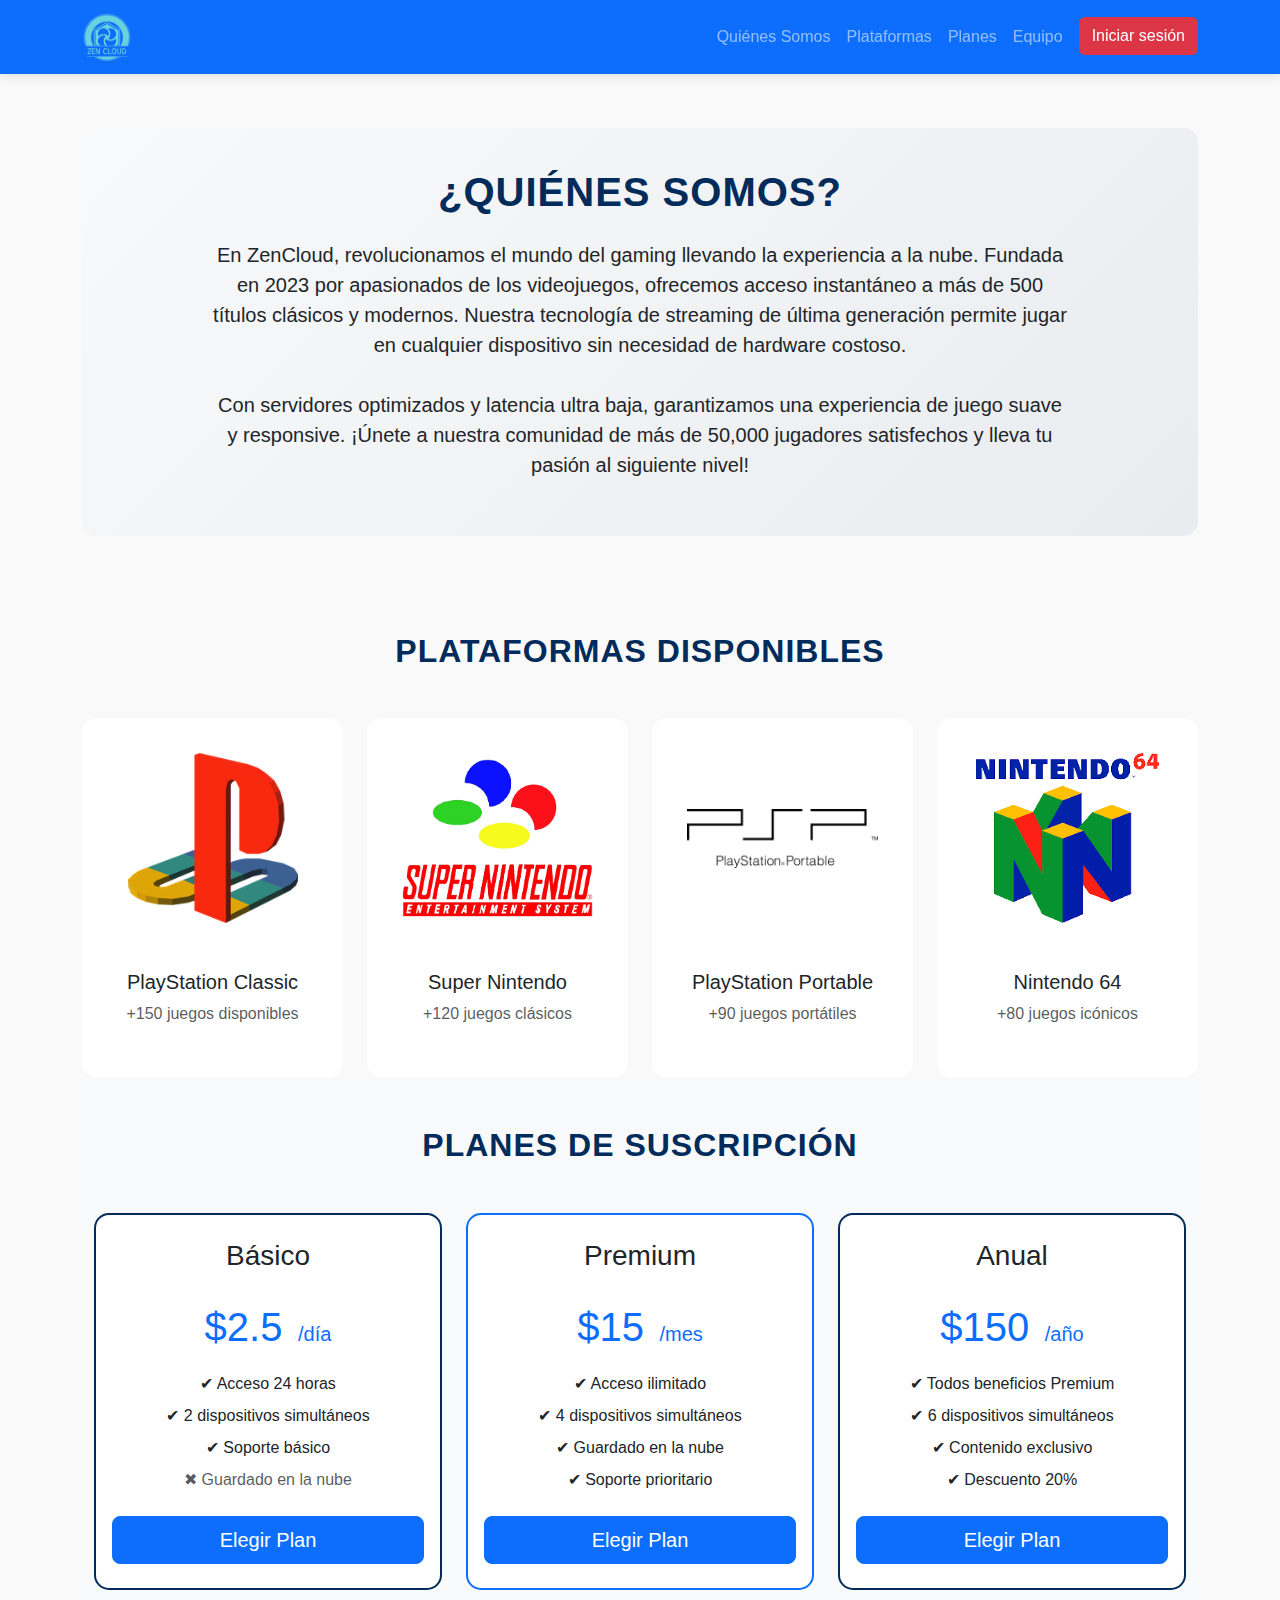
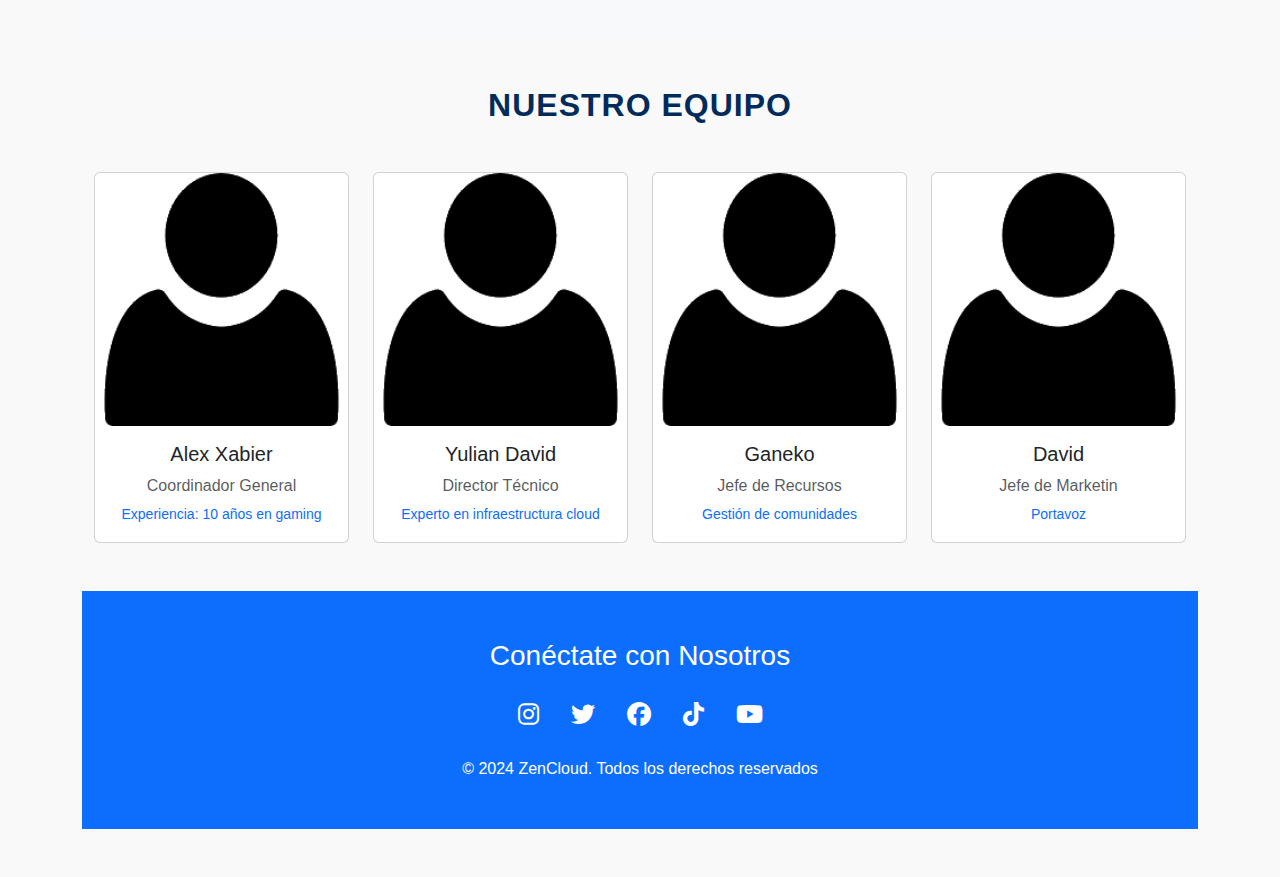
<file: index.html>
<!DOCTYPE html>
<html lang="es">
<head>
    <meta charset="UTF-8">
    <meta name="viewport" content="width=device-width, initial-scale=1.0">
    <title>ZenCloud - Plataforma de Cloud Gaming</title>
    <link href="https://cdn.jsdelivr.net/npm/bootstrap@5.3.0/dist/css/bootstrap.min.css" rel="stylesheet">
    <link rel="stylesheet" href="https://cdnjs.cloudflare.com/ajax/libs/font-awesome/6.4.0/css/all.min.css">
    <link rel="shortcut icon" type="image/x-icon" href="images/zencloud-logo.png">
    <style>
        :root {
            --primary-color: #002b5b;
            --secondary-color: #ff6600;
            --text-color: #333;
            --bg-color: #f9f9f9;
        }

        body {
            font-family: 'Nunito', sans-serif;
            background-color: var(--bg-color);
            padding-top: 80px;
        }

        .navbar {
            box-shadow: 0 2px 10px rgba(0,0,0,0.1);
        }

        .section-header {
            color: var(--primary-color);
            margin-bottom: 2rem;
            font-weight: 700;
            text-transform: uppercase;
            letter-spacing: 1px;
        }

        .emulator-card {
            transition: transform 0.3s ease;
            border: none;
            border-radius: 15px;
            overflow: hidden;
            background: #ffffff;
            padding: 20px;
        }
		.emulator-card img {
			width: 100%;
			height: 200px;
			object-fit: contain;
			padding: 15px;
		}

		.emulator-card .card-body {
			display: flex;
			flex-direction: column;
			align-items: center;
			justify-content: center;
			min-height: 120px;
		}

        .emulator-card:hover {
            transform: translateY(-10px);
            box-shadow: 0 10px 20px rgba(0,0,0,0.1);
        }

        .price-card {
            border: 2px solid var(--primary-color);
            border-radius: 15px;
            transition: all 0.3s ease;
        }

        .price-card:hover {
            transform: translateY(-10px);
            border-color: var(--secondary-color);
        }

        .about-section {
            background: linear-gradient(135deg, #f8f9fa 0%, #e9ecef 100%);
            border-radius: 15px;
            padding: 40px;
        }
    </style>
</head>
<body>
    <!-- Navbar -->
    <nav class="navbar navbar-expand-lg navbar-dark bg-primary fixed-top">
        <div class="container">
            <a class="navbar-brand" href="#">
                <img src="images/zencloud-logo.png" alt="Logo" width="50">
            </a>
            <button class="navbar-toggler" type="button" data-bs-toggle="collapse" data-bs-target="#navbarNav">
                <span class="navbar-toggler-icon"></span>
            </button>
            <div class="collapse navbar-collapse" id="navbarNav">
                <ul class="navbar-nav ms-auto">
                    <li class="nav-item"><a class="nav-link" href="#quienes-somos">Quiénes Somos</a></li>
                    <li class="nav-item"><a class="nav-link" href="#plataformas">Plataformas</a></li>
                    <li class="nav-item"><a class="nav-link" href="#precios">Planes</a></li>
                    <li class="nav-item"><a class="nav-link" href="#equipo">Equipo</a></li>
                    <li class="nav-item"><a class="btn btn-danger ms-2" href="login.html">Iniciar sesión</a></li>
                </ul>
            </div>
        </div>
    </nav>

    <!-- Sección Quiénes Somos -->
    <section id="quienes-somos" class="container py-5">
        <div class="about-section">
            <div class="row justify-content-center">
                <div class="col-lg-10 text-center">
                    <h1 class="section-header mb-4">¿Quiénes Somos?</h1>
                    <p class="lead fs-5">
                        En ZenCloud, revolucionamos el mundo del gaming llevando la experiencia a la nube. 
                        Fundada en 2023 por apasionados de los videojuegos, ofrecemos acceso instantáneo a 
                        más de 500 títulos clásicos y modernos. Nuestra tecnología de streaming de última 
                        generación permite jugar en cualquier dispositivo sin necesidad de hardware costoso.
                        <br><br>
                        Con servidores optimizados y latencia ultra baja, garantizamos una experiencia de 
                        juego suave y responsive. ¡Únete a nuestra comunidad de más de 50,000 jugadores 
                        satisfechos y lleva tu pasión al siguiente nivel!
                    </p>
                </div>
            </div>
        </div>
    </section>

    <!-- Sección Plataformas Disponibles -->
   <section id="plataformas" class="container py-5">
    <h2 class="section-header text-center mb-5">Plataformas Disponibles</h2>
    <div class="row g-4 justify-content-center">
        <!-- PlayStation Classic -->
        <div class="col-md-3 col-sm-6 d-flex">
            <div class="card emulator-card w-100">
                <img src="images/Playstation.png" class="align-self-center" alt="PlayStation">
                <div class="card-body">
                    <h5 class="card-title text-center">PlayStation Classic</h5>
                    <p class="text-muted text-center mb-0">+150 juegos disponibles</p>
                </div>
            </div>
        </div>

        <!-- Super Nintendo -->
        <div class="col-md-3 col-sm-6 d-flex">
            <div class="card emulator-card w-100">
                <img src="images/supernitendo-removebg-preview.png" class="align-self-center" alt="Super Nintendo">
                <div class="card-body">
                    <h5 class="card-title text-center">Super Nintendo</h5>
                    <p class="text-muted text-center mb-0">+120 juegos clásicos</p>
                </div>
            </div>
        </div>

        <!-- PlayStation Portable -->
        <div class="col-md-3 col-sm-6 d-flex">
            <div class="card emulator-card w-100">
                <img src="images/psp.png" class="align-self-center" alt="PSP">
                <div class="card-body">
                    <h5 class="card-title text-center">PlayStation Portable</h5>
                    <p class="text-muted text-center mb-0">+90 juegos portátiles</p>
                </div>
            </div>
        </div>

        <!-- Nintendo 64 -->
        <div class="col-md-3 col-sm-6 d-flex">
            <div class="card emulator-card w-100">
                <img src="images/Nintendo64.png" class="align-self-center" alt="Nintendo 64">
                <div class="card-body">
                    <h5 class="card-title text-center">Nintendo 64</h5>
                    <p class="text-muted text-center mb-0">+80 juegos icónicos</p>
                </div>
            </div>
        </div>
    </div>
    <!-- Planes de Precios -->
    <section id="precios" class="container py-5 bg-light">
        <h2 class="section-header text-center mb-5">Planes de Suscripción</h2>
        <div class="row g-4 justify-content-center">
            <div class="col-lg-4 col-md-6">
                <div class="card price-card h-100">
                    <div class="card-body text-center py-4">
                        <h3 class="card-title mb-3">Básico</h3>
                        <div class="display-4 mb-3 text-primary">
                            <span class="fs-1">$2.5</span>
                            <span class="fs-5">/día</span>
                        </div>
                        <ul class="list-unstyled mb-4">
                            <li class="mb-2">✔ Acceso 24 horas</li>
                            <li class="mb-2">✔ 2 dispositivos simultáneos</li>
                            <li class="mb-2">✔ Soporte básico</li>
                            <li class="text-muted">✖ Guardado en la nube</li>
                        </ul>
					<button class="btn btn-primary btn-lg w-100" onclick="window.location.href='login.html'">Elegir Plan</button>                    </div>
                </div>
            </div>

            <div class="col-lg-4 col-md-6">
                <div class="card price-card h-100 border-primary">
                    <div class="card-body text-center py-4">
                        <h3 class="card-title mb-3">Premium</h3>
                        <div class="display-4 mb-3 text-primary">
                            <span class="fs-1">$15</span>
                            <span class="fs-5">/mes</span>
                        </div>
                        <ul class="list-unstyled mb-4">
                            <li class="mb-2">✔ Acceso ilimitado</li>
                            <li class="mb-2">✔ 4 dispositivos simultáneos</li>
                            <li class="mb-2">✔ Guardado en la nube</li>
                            <li class="mb-2">✔ Soporte prioritario</li>
                        </ul>
					<button class="btn btn-primary btn-lg w-100" onclick="window.location.href='login.html'">Elegir Plan</button>                    </div>
                </div>
            </div>

            <div class="col-lg-4 col-md-6">
                <div class="card price-card h-100">
                    <div class="card-body text-center py-4">
                        <h3 class="card-title mb-3">Anual</h3>
                        <div class="display-4 mb-3 text-primary">
                            <span class="fs-1">$150</span>
                            <span class="fs-5">/año</span>
                        </div>
                        <ul class="list-unstyled mb-4">
                            <li class="mb-2">✔ Todos beneficios Premium</li>
                            <li class="mb-2">✔ 6 dispositivos simultáneos</li>
                            <li class="mb-2">✔ Contenido exclusivo</li>
                            <li class="mb-2">✔ Descuento 20%</li>
                        </ul>
					<button class="btn btn-primary btn-lg w-100" onclick="window.location.href='login.html'">Elegir Plan</button>                    </div>
                </div>
            </div>
        </div>
    </section>

    <!-- Equipo -->
    <section id="equipo" class="container py-5">
        <h2 class="section-header text-center mb-5">Nuestro Equipo</h2>
        <div class="row g-4 justify-content-center">
            <div class="col-md-3 col-sm-6">
                <div class="card team-card">
                    <img src="images/persona.png" class="card-img-top" alt="Alex Xabier">
                    <div class="card-body text-center">
                        <h5 class="card-title">Alex Xabier</h5>
                        <p class="text-muted mb-1">Coordinador General</p>
                        <small class="text-primary">Experiencia: 10 años en gaming</small>
                    </div>
                </div>
            </div>

            <div class="col-md-3 col-sm-6">
                <div class="card team-card">
                    <img src="images/persona.png" class="card-img-top" alt="Yulian David">
                    <div class="card-body text-center">
                        <h5 class="card-title">Yulian David</h5>
                        <p class="text-muted mb-1">Director Técnico</p>
                        <small class="text-primary">Experto en infraestructura cloud</small>
                    </div>
                </div>
            </div>

            <div class="col-md-3 col-sm-6">
                <div class="card team-card">
                    <img src="images/persona.png" class="card-img-top" alt="Ganeko">
                    <div class="card-body text-center">
                        <h5 class="card-title">Ganeko</h5>
                        <p class="text-muted mb-1">Jefe de Recursos</p>
                        <small class="text-primary">Gestión de comunidades</small>
                    </div>
                </div>
            </div>
            <div class="col-md-3 col-sm-6">
                <div class="card team-card">
                    <img src="images/persona.png" class="card-img-top" alt="David">
                    <div class="card-body text-center">
                        <h5 class="card-title">David</h5>
                        <p class="text-muted mb-1">Jefe de Marketin</p>
                        <small class="text-primary">Portavoz</small>
                    </div>
                </div>
            </div>
        </div>
    </section>

    <!-- Footer -->
    <footer class="bg-primary text-white py-5">
        <div class="container text-center">
            <h3 class="mb-4">Conéctate con Nosotros</h3>
            <div class="d-flex justify-content-center gap-3 mb-4 flex-wrap">
                <a href="#" class="text-white fs-4"><i class="fab fa-instagram mx-2"></i></a>
                <a href="#" class="text-white fs-4"><i class="fab fa-twitter mx-2"></i></a>
                <a href="#" class="text-white fs-4"><i class="fab fa-facebook mx-2"></i></a>
                <a href="#" class="text-white fs-4"><i class="fab fa-tiktok mx-2"></i></a>
                <a href="#" class="text-white fs-4"><i class="fab fa-youtube mx-2"></i></a>
            </div>
            <p class="mb-0">&copy; 2024 ZenCloud. Todos los derechos reservados</p>
        </div>
    </footer>

    <script src="https://cdn.jsdelivr.net/npm/bootstrap@5.3.0/dist/js/bootstrap.bundle.min.js"></script>
</body>
</html>
</file>
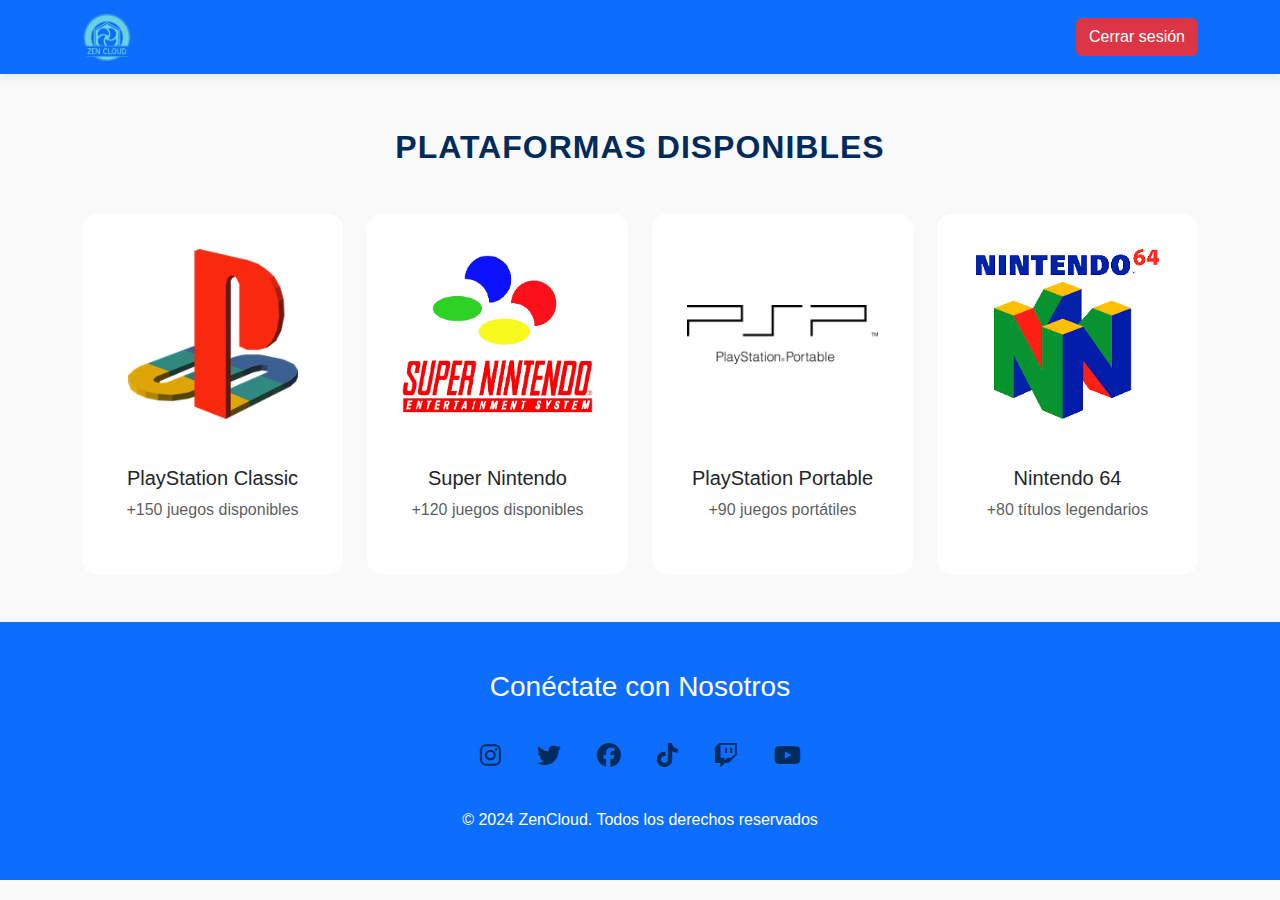
<file: index-user.html>
<!DOCTYPE html>
<html lang="es">
<head>
    <meta charset="UTF-8">
    <meta name="viewport" content="width=device-width, initial-scale=1.0">
    <title>ZenCloud - Plataforma de Cloud Gaming</title>
    <link href="https://cdn.jsdelivr.net/npm/bootstrap@5.3.0/dist/css/bootstrap.min.css" rel="stylesheet">
    <link rel="stylesheet" href="https://cdnjs.cloudflare.com/ajax/libs/font-awesome/6.4.0/css/all.min.css">
    <style>
        .emulator-card img {
            width: 100%;
            height: 200px;
            object-fit: contain;
            padding: 15px;
        }

        .emulator-card .card-body {
            display: flex;
            flex-direction: column;
            align-items: center;
            justify-content: center;
            min-height: 120px;
        }
        
        /* Mantener estilos originales */
        :root {
            --primary-color: #002b5b;
            --secondary-color: #ff6600;
            --text-color: #333;
            --bg-color: #f9f9f9;
        }

        body {
            font-family: 'Nunito', sans-serif;
            background-color: var(--bg-color);
            padding-top: 80px;
        }

        .navbar {
            box-shadow: 0 2px 10px rgba(0,0,0,0.1);
        }

        .section-header {
            color: var(--primary-color);
            margin-bottom: 2rem;
            font-weight: 700;
            text-transform: uppercase;
            letter-spacing: 1px;
        }

        .emulator-card {
            transition: transform 0.3s ease;
            border: none;
            border-radius: 15px;
            overflow: hidden;
            background: #ffffff;
            padding: 20px;
            height: 100%;
        }

        .emulator-card:hover {
            transform: translateY(-10px);
            box-shadow: 0 10px 20px rgba(0,0,0,0.1);
        }

        .team-card {
            border: none;
            border-radius: 15px;
            box-shadow: 0 5px 15px rgba(0,0,0,0.1);
            overflow: hidden;
        }

        .social-icon {
            font-size: 1.5rem;
            color: var(--primary-color);
            transition: all 0.3s ease;
            padding: 10px;
        }

        .social-icon:hover {
            color: var(--secondary-color);
            transform: scale(1.2);
        }

        .map-container {
            border-radius: 15px;
            overflow: hidden;
            box-shadow: 0 5px 15px rgba(0,0,0,0.1);
        }

        .price-card {
            border: 2px solid var(--primary-color);
            border-radius: 15px;
            transition: all 0.3s ease;
        }

        .price-card:hover {
            transform: translateY(-10px);
            border-color: var(--secondary-color);
        }

        .about-section {
            background: linear-gradient(135deg, #f8f9fa 0%, #e9ecef 100%);
            border-radius: 15px;
            padding: 40px;
        }
    </style>
</head>
<body>
    <nav class="navbar navbar-expand-lg navbar-dark bg-primary fixed-top">
        <div class="container">
            <a class="navbar-brand" href="#">
                <img src="images/zencloud-logo.png" alt="Logo" width="50">
            </a>
            <button class="navbar-toggler" type="button" data-bs-toggle="collapse" data-bs-target="#navbarNav">
                <span class="navbar-toggler-icon"></span>
            </button>
            <div class="collapse navbar-collapse" id="navbarNav">
                <ul class="navbar-nav ms-auto">
                    <li class="nav-item"><a class="btn btn-danger ms-2" href="index.html">Cerrar sesión</a></li>
                </ul>
            </div>
        </div>
    </nav>
  <section id="plataformas" class="container py-5">
    <h2 class="section-header text-center mb-5">Plataformas Disponibles</h2>
    <div class="row g-4 justify-content-center">
        <!-- PlayStation Classic -->
        <div class="col-md-3 col-sm-6 d-flex">
            <a href="http://192.168.1.100:8080/psx" 
               class="card emulator-card text-decoration-none text-dark w-100"
               target="_blank">
                <img src="images/Playstation.png" class="card-img-top align-self-center" alt="PlayStation">
                <div class="card-body text-center">
                    <h5 class="card-title">PlayStation Classic</h5>
                    <p class="text-muted mb-0">+150 juegos disponibles</p>
                </div>
            </a>
        </div>

        <!-- Super Nintendo -->
        <div class="col-md-3 col-sm-6 d-flex">
            <a href="http://192.168.1.100:8080/snes" 
               class="card emulator-card text-decoration-none text-dark w-100"
               target="_blank">
                <img src="images/supernitendo-removebg-preview.png" class="card-img-top align-self-center" alt="Super Nintendo">
                <div class="card-body text-center">
                    <h5 class="card-title">Super Nintendo</h5>
                    <p class="text-muted mb-0">+120 juegos disponibles</p>
                </div>
            </a>
        </div>

        <!-- PlayStation Portable -->
        <div class="col-md-3 col-sm-6 d-flex">
            <a href="http://188.26.202.110:8000/" 
               class="card emulator-card text-decoration-none text-dark w-100"
               target="_blank">
                <img src="images/psp.png" class="card-img-top align-self-center" alt="PSP">
                <div class="card-body text-center">
                    <h5 class="card-title">PlayStation Portable</h5>
                    <p class="text-muted mb-0">+90 juegos portátiles</p>
                </div>
            </a>
        </div>

        <!-- Nintendo 64 -->
        <div class="col-md-3 col-sm-6 d-flex">
            <a href="http://192.168.1.100:8080/n64" 
               class="card emulator-card text-decoration-none text-dark w-100"
               target="_blank">
                <img src="images/Nintendo64.png" class="card-img-top align-self-center" alt="Nintendo 64">
                <div class="card-body text-center">
                    <h5 class="card-title">Nintendo 64</h5>
                    <p class="text-muted mb-0">+80 títulos legendarios</p>
                </div>
            </a>
        </div>
    </div>
</section>
    <footer class="bg-primary text-white py-5">
        <div class="container text-center">
            <h3 class="mb-4">Conéctate con Nosotros</h3>
            <div class="d-flex justify-content-center gap-3 mb-4 flex-wrap">
                <a href="#" class="social-icon"><i class="fab fa-instagram"></i></a>
                <a href="#" class="social-icon"><i class="fab fa-twitter"></i></a>
                <a href="#" class="social-icon"><i class="fab fa-facebook"></i></a>
                <a href="#" class="social-icon"><i class="fab fa-tiktok"></i></a>
                <a href="#" class="social-icon"><i class="fab fa-twitch"></i></a>
                <a href="#" class="social-icon"><i class="fab fa-youtube"></i></a>
            </div>
            <p class="mb-0">&copy; 2024 ZenCloud. Todos los derechos reservados</p>
        </div>
    </footer>

    <script src="https://cdn.jsdelivr.net/npm/bootstrap@5.3.0/dist/js/bootstrap.bundle.min.js"></script>
</body>
</html>
</file>
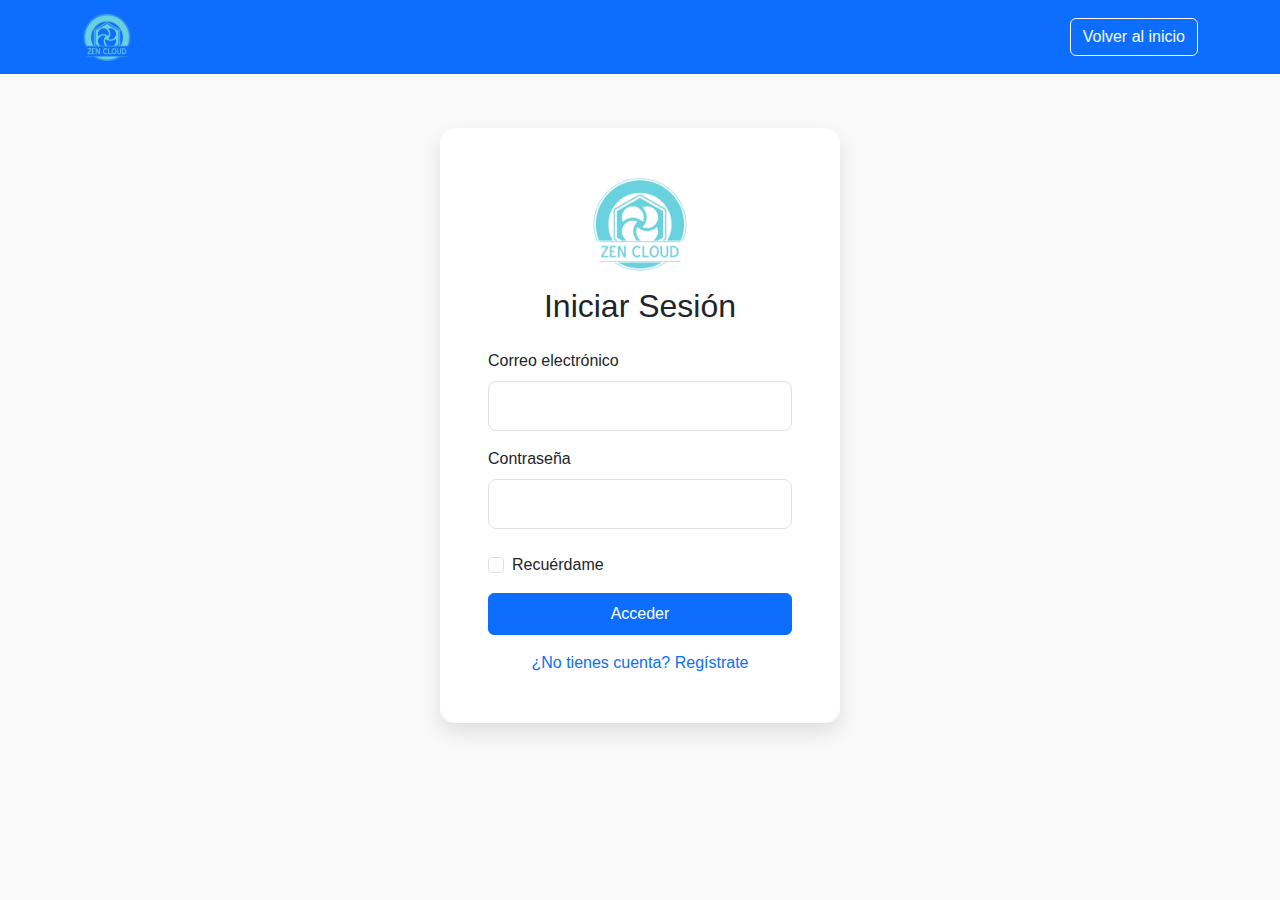
<file: login.html>
<!DOCTYPE html>
<html lang="es">
<head>
    <meta charset="UTF-8">
    <meta name="viewport" content="width=device-width, initial-scale=1.0">
    <title>ZenCloud - Inicio de Sesión</title>
    <link href="https://cdn.jsdelivr.net/npm/bootstrap@5.3.0/dist/css/bootstrap.min.css" rel="stylesheet">
    <link rel="stylesheet" href="https://cdnjs.cloudflare.com/ajax/libs/font-awesome/6.4.0/css/all.min.css">
    <link rel="shortcut icon" type="image/x-icon" href="images/zencloud-logo.png">
    <style>
        :root {
            --primary-color: #002b5b;
            --secondary-color: #ff6600;
            --bg-color: #f9f9f9;
        }

        body {
            font-family: 'Nunito', sans-serif;
            background-color: var(--bg-color);
            padding-top: 80px;
        }

        .login-card {
            max-width: 400px;
            margin: 0 auto;
            border-radius: 15px;
            box-shadow: 0 10px 20px rgba(0,0,0,0.1);
            border: none;
        }

        .form-control {
            border-radius: 8px;
            padding: 12px 15px;
        }
    </style>
</head>
<body>
    <!-- Navbar -->
    <nav class="navbar navbar-expand-lg navbar-dark bg-primary fixed-top">
        <div class="container">
            <a class="navbar-brand" href="index.html">
                <img src="images/zencloud-logo.png" alt="Logo" width="50">
            </a>
            <div class="collapse navbar-collapse" id="navbarNav">
                <ul class="navbar-nav ms-auto">
                    <li class="nav-item"><a class="btn btn-outline-light" href="index.html">Volver al inicio</a></li>
                </ul>
            </div>
        </div>
    </nav>

    <!-- Formulario de Login -->
    <section class="container py-5">
        <div class="card login-card">
            <div class="card-body p-5">
                <div class="text-center mb-4">
                    <img src="images/zencloud-logo.png" alt="Logo" width="100">
                    <h2 class="mt-3">Iniciar Sesión</h2>
                </div>
                
                <form>
                    <div class="mb-3">
                        <label for="email" class="form-label">Correo electrónico</label>
                        <input type="email" class="form-control" id="email" required>
                    </div>
                    
                    <div class="mb-4">
                        <label for="password" class="form-label">Contraseña</label>
                        <input type="password" class="form-control" id="password" required>
                    </div>
                    
                    <div class="mb-3 form-check">
                        <input type="checkbox" class="form-check-input" id="remember">
                        <label class="form-check-label" for="remember">Recuérdame</label>
                    </div>
                    
                    <button type="submit" class="btn btn-primary w-100 py-2" onclick="window.location.href='index-user.html'">Acceder</button>

                    <div class="text-center mt-3">
                        <a href="register.html" class="text-decoration-none">¿No tienes cuenta? Regístrate</a>
                    </div>
                </form>
            </div>
        </div>
    </section>

    <script src="https://cdn.jsdelivr.net/npm/bootstrap@5.3.0/dist/js/bootstrap.bundle.min.js"></script>
</body>
</html>
</file>
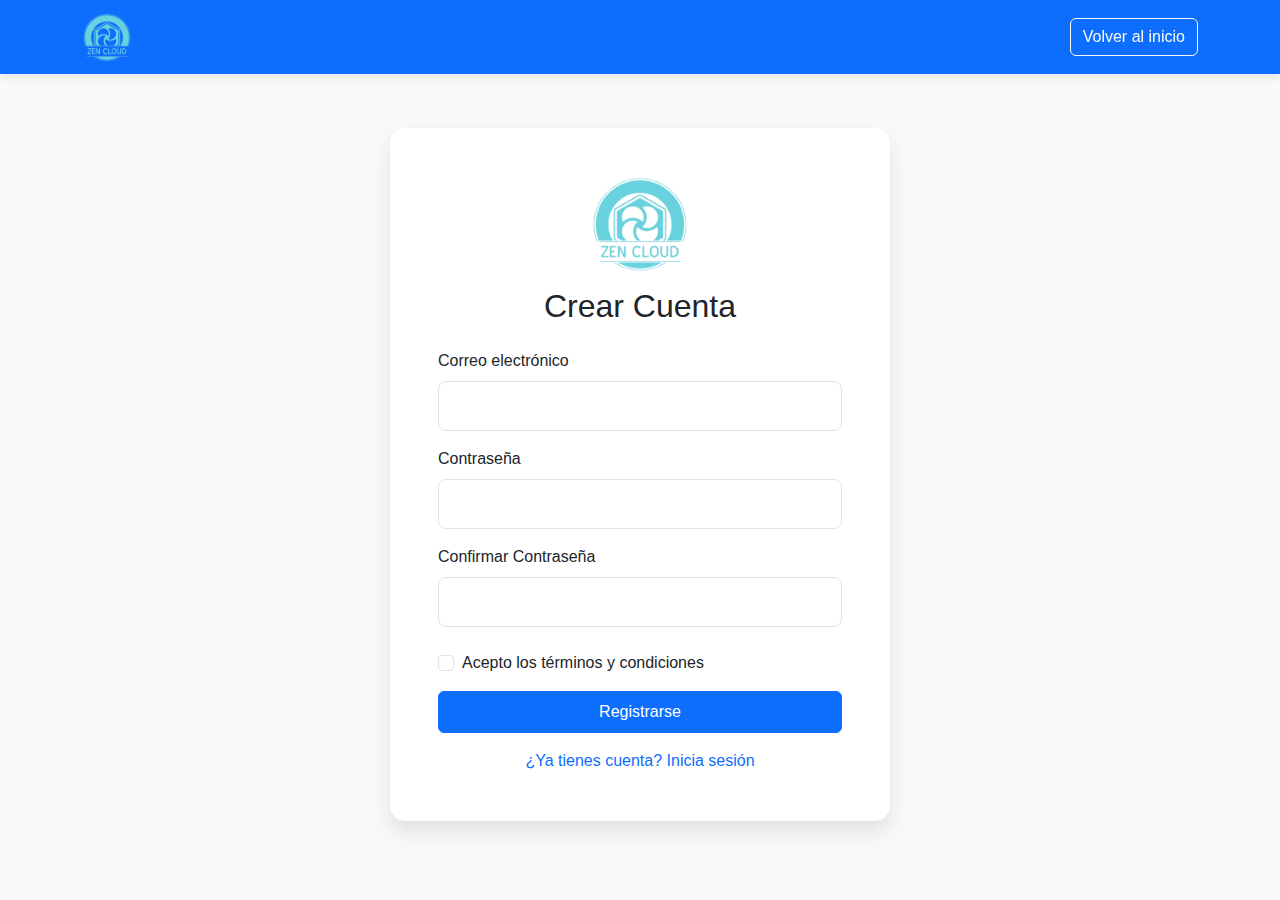
<file: register.html>
<!DOCTYPE html>
<html lang="es">
<head>
    <meta charset="UTF-8">
    <meta name="viewport" content="width=device-width, initial-scale=1.0">
    <title>ZenCloud - Registro</title>
    <link href="https://cdn.jsdelivr.net/npm/bootstrap@5.3.0/dist/css/bootstrap.min.css" rel="stylesheet">
    <link rel="stylesheet" href="https://cdnjs.cloudflare.com/ajax/libs/font-awesome/6.4.0/css/all.min.css">
    <link rel="shortcut icon" type="image/x-icon" href="images/zencloud-logo.png">
    <style>
        :root {
            --primary-color: #002b5b;
            --secondary-color: #ff6600;
            --bg-color: #f9f9f9;
        }

        body {
            font-family: 'Nunito', sans-serif;
            background-color: var(--bg-color);
            padding-top: 80px;
        }

        .register-card {
            max-width: 500px;
            margin: 0 auto;
            border-radius: 15px;
            box-shadow: 0 10px 20px rgba(0,0,0,0.1);
            border: none;
        }

        .form-control {
            border-radius: 8px;
            padding: 12px 15px;
        }

        .navbar {
            box-shadow: 0 2px 10px rgba(0,0,0,0.1);
        }
    </style>
</head>
<body>
    <!-- Navbar -->
    <nav class="navbar navbar-expand-lg navbar-dark bg-primary fixed-top">
        <div class="container">
            <a class="navbar-brand" href="index.html">
                <img src="images/zencloud-logo.png" alt="Logo" width="50">
            </a>
            <div class="collapse navbar-collapse" id="navbarNav">
                <ul class="navbar-nav ms-auto">
                    <li class="nav-item">
                        <a class="btn btn-outline-light" href="index.html">Volver al inicio</a>
                    </li>
                </ul>
            </div>
        </div>
    </nav>

    <!-- Formulario de Registro -->
    <section class="container py-5">
        <div class="card register-card">
            <div class="card-body p-5">
                <div class="text-center mb-4">
                    <img src="images/zencloud-logo.png" alt="Logo" width="100">
                    <h2 class="mt-3">Crear Cuenta</h2>
                </div>
                
                <form>
                    <div class="mb-3">
                        <label for="email" class="form-label">Correo electrónico</label>
                        <input type="email" class="form-control" id="email" required>
                    </div>
                    
                    <div class="mb-3">
                        <label for="password" class="form-label">Contraseña</label>
                        <input type="password" class="form-control" id="password" required>
                    </div>

                    <div class="mb-4">
                        <label for="confirm-password" class="form-label">Confirmar Contraseña</label>
                        <input type="password" class="form-control" id="confirm-password" required>
                    </div>
                    
                    <div class="mb-3 form-check">
                        <input type="checkbox" class="form-check-input" id="terms">
                        <label class="form-check-label" for="terms">Acepto los términos y condiciones</label>
                    </div>
                    
                    <button type="submit" class="btn btn-primary w-100 py-2">Registrarse</button>
                    
                    <div class="text-center mt-3">
                        <a href="login.html" class="text-decoration-none">¿Ya tienes cuenta? Inicia sesión</a>
                    </div>
                </form>
            </div>
        </div>
    </section>

    <script src="https://cdn.jsdelivr.net/npm/bootstrap@5.3.0/dist/js/bootstrap.bundle.min.js"></script>
</body>
</html>
</file>
